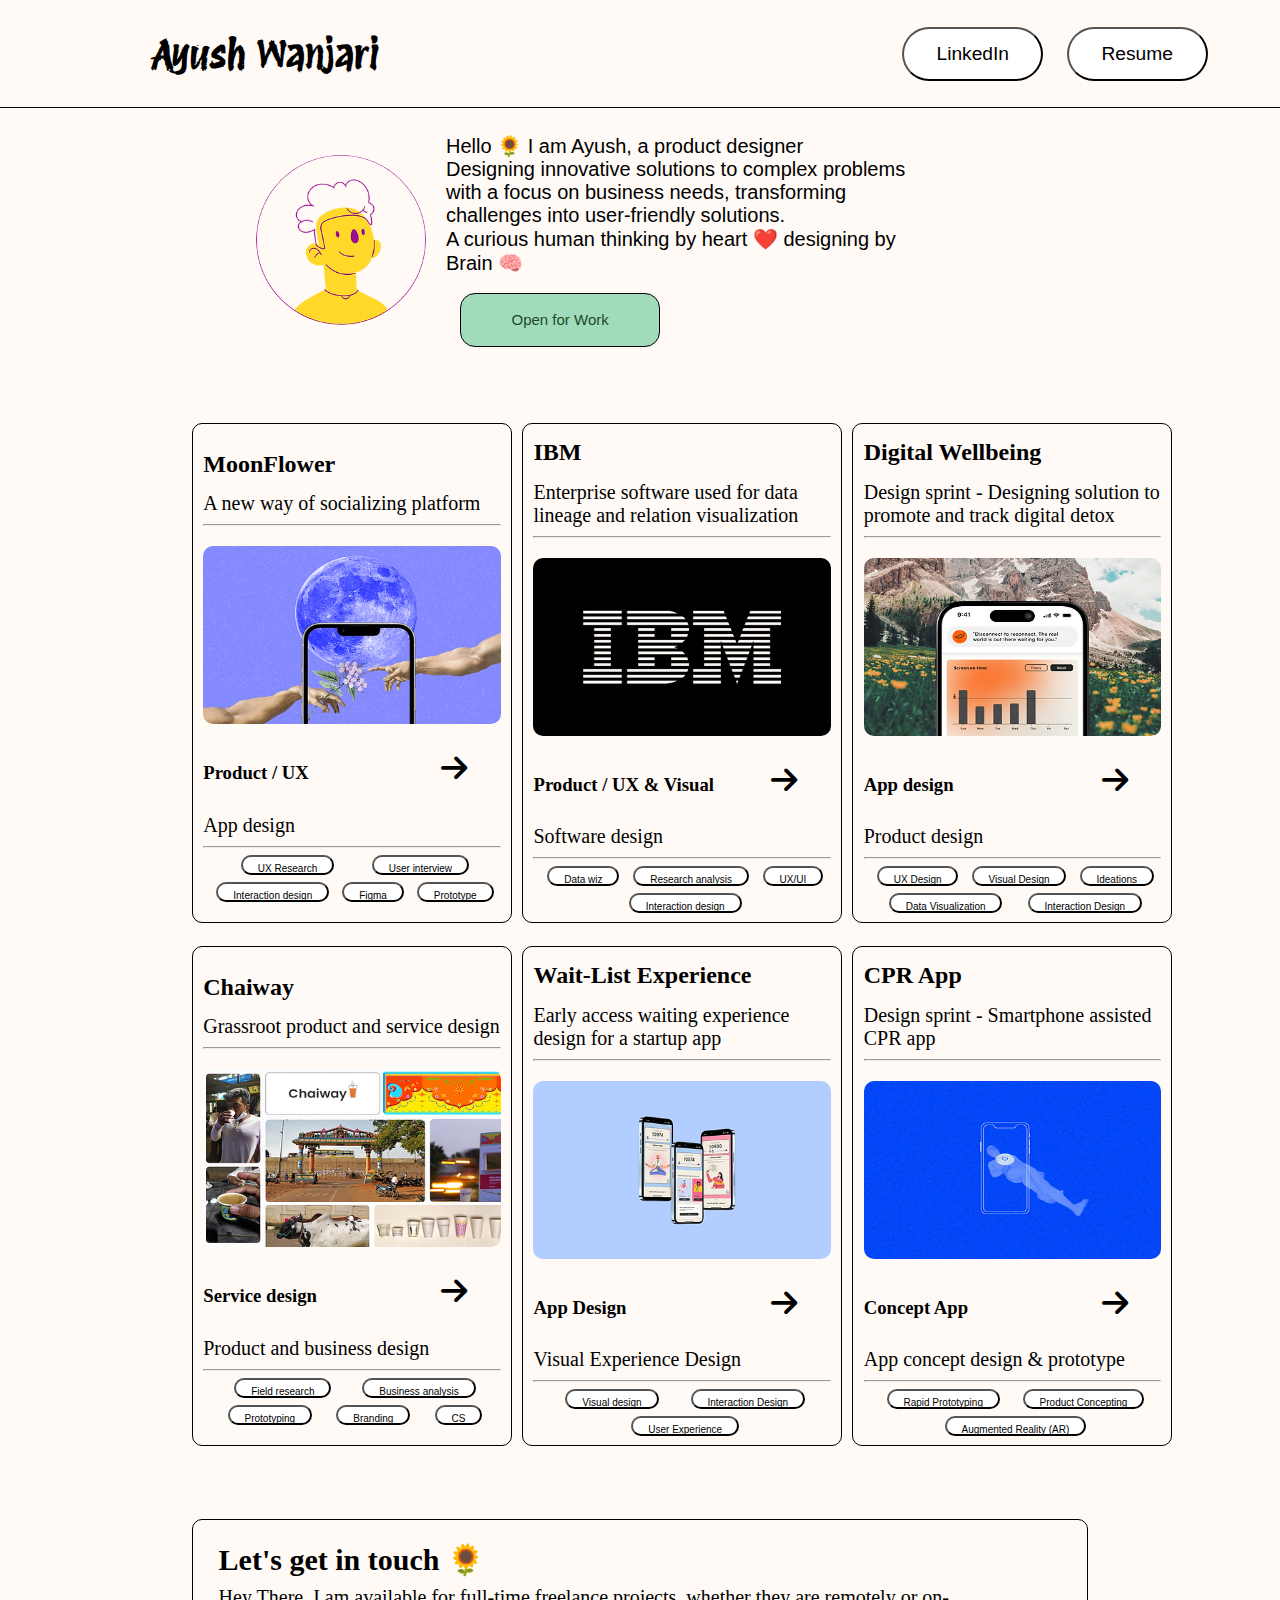
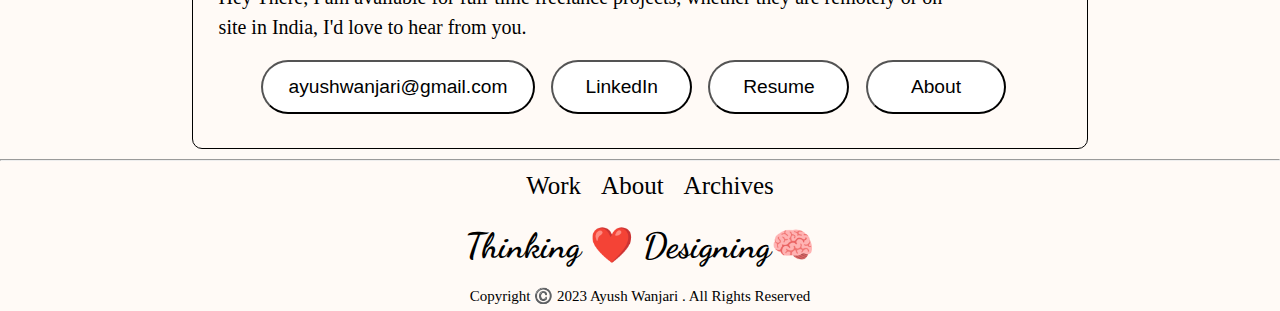
<file: pro/index.html>
<!DOCTYPE html>
<html lang="en">
<head>
    <meta charset="UTF-8">
    <meta name="viewport" content="width=device-width, initial-scale=1.0">
    <title>Document</title>
    <link rel="stylesheet" href="style.css">
    <link rel="stylesheet" href="https://cdnjs.cloudflare.com/ajax/libs/font-awesome/6.5.1/css/all.min.css">
</head>
<body>

    <!-- HEADER SECTION -->
    <nav>
        <div class="text1">
            <h1>Ayush Wanjari</h1>
        </div>
        <button><a href="#"></a>LinkedIn</button>
        <button><a href="#"></a>Resume</button>
    </nav>

    <!-- HERO SECTION -->

    <section id="hero" class="sec">
        <div class="pic1"></div>
        <div class="text2">
            <p>Hello 🌻 I am Ayush, a product designer</p>
            <p>Designing innovative solutions to complex problems with a focus on business needs, transforming challenges into user-friendly solutions.</p>
            <p>A curious human thinking by heart ❤️ designing by Brain 🧠</p>
            <button>Open for Work</button>
        </div>
    </section>

    <!-- BOX SECTION -->
    <section class="box-sec">
        <div class="box one">
            <h2>MoonFlower</h2>
            <p>A new way of socializing platform</p>
            <hr>
            <img src="images/why moon.webp">
            <div class="icon">
                <h3>Product / UX</h3>
                <i class="fa-solid fa-arrow-right"></i>
            </div>
            <p>App design</p>
            <hr>
            <div class="butt4">
                <button>UX Research</button>
                <button>User interview</button>
                <button>Interaction design</button>
                <button>Figma</button>
                <button>Prototype</button>
            </div>
        </div>
        <div class="box two">
            <h2>Chaiway</h2>
            <p>Grassroot product and service design</p>
            <hr>
            <img src="images/front chaiway.webp">
            <div class="icon">
                <h3>Service design</h3>
                <i class="fa-solid fa-arrow-right"></i>
            </div>
            <p>Product and business design</p>
            <hr>
            <div class="butt4">
                <button>Field research</button>
                <button>Business analysis</button>
                <button>Prototyping</button>
                <button>Branding</button>
                <button>CS</button>
            </div>
        </div>
        <div class="box three">
            <h2>IBM</h2>
            <p>Enterprise software used for data lineage and relation visualization</p>
            <hr>
            <img src="images/ibm.webp">
            <div class="icon">
                <h3>Product / UX & Visual</h3><i class="fa-solid fa-arrow-right"></i>
            </div>
            <p>Software design</p>
            <hr>
            <div class="butt4">
                <button>Data wiz</button>
                <button>Research analysis</button>
                <button>UX/UI</button>
                <button>Interaction design</button>
            </div>
        </div>
        <div class="box four">
            <h2>Wait-List Experience</h2>
            <p>Early access waiting experience design for a startup app</p>
            <hr>
            <img src="images/wait list.webp">
            <div class="icon">
                <h3>App Design</h3>
                <i class="fa-solid fa-arrow-right"></i>
            </div>
            <p>Visual Experience Design</p>
            <hr>
            <div class="butt4">
                <button>Visual design</button>
                <button>Interaction Design</button>
                <button>User Experience</button>
            </div>
        </div>
        <div class="box five">
            <h2>Digital Wellbeing</h2>
            <p>Design sprint - Designing solution to promote and track digital detox</p>
            <hr>
            <img src="images/Frame 39.webp">
            <div class="icon">
                <h3>App design</h3>
                <i class="fa-solid fa-arrow-right"></i>
            </div>
            <p>Product design</p>
            <hr>
            <div class="butt4">
                <button>UX Design</button>
                <button>Visual Design</button>
                <button>Ideations</button>
                <button>Data Visualization</button>
                <button>Interaction Design</button>
            </div>
        </div>
        <div class="box six">
            <h2>CPR App</h2>
            <p>Design sprint - Smartphone assisted CPR app</p>
            <hr>
            <img src="images/1.webp">
            <div class="icon">
                <h3>Concept App</h3>
                <i class="fa-solid fa-arrow-right"></i>
            </div>
            <p>App concept design & prototype</p>
            <hr>
            <div class="butt4">
                <button>Rapid Prototyping</button>
                <button>Product Concepting</button>
                <button>Augmented Reality (AR)</button>
            </div>
        </div>
    </section>

    <!-- GET IN TOUCH SECTION -->

    <section class="get-in-touch">
        <div class="text3">
            <h1>Let's get in touch  🌻</h1>
            <p>Hey There, I am available for full-time freelance projects, whether they are remotely or on-site in India, I'd love to hear from you.</p>
            <div class="butt5">
                <button class="hh"><a></a>ayushwanjari@gmail.com</button>
                <button><a href="#"></a>LinkedIn</button>
                <button><a href="#"></a>Resume</button>
                <button><a href="#"></a>About</button>
            </div>
        </div>
    </section>

    <!-- FOOTER -->
    <hr>
    <footer>
        <p class="links">
            <a href="index.html">Work</a> 
            <br>
            <a href="about.html">About</a>
            <br>
            <a href="archive.html">Archives</a>
        </p>
        <h2>Thinking ❤️ Designing🧠</h2>
        <p>Copyright ©️ 2023 Ayush Wanjari . All Rights Reserved</p>

    </footer>
    
</body>
</html>
</file>
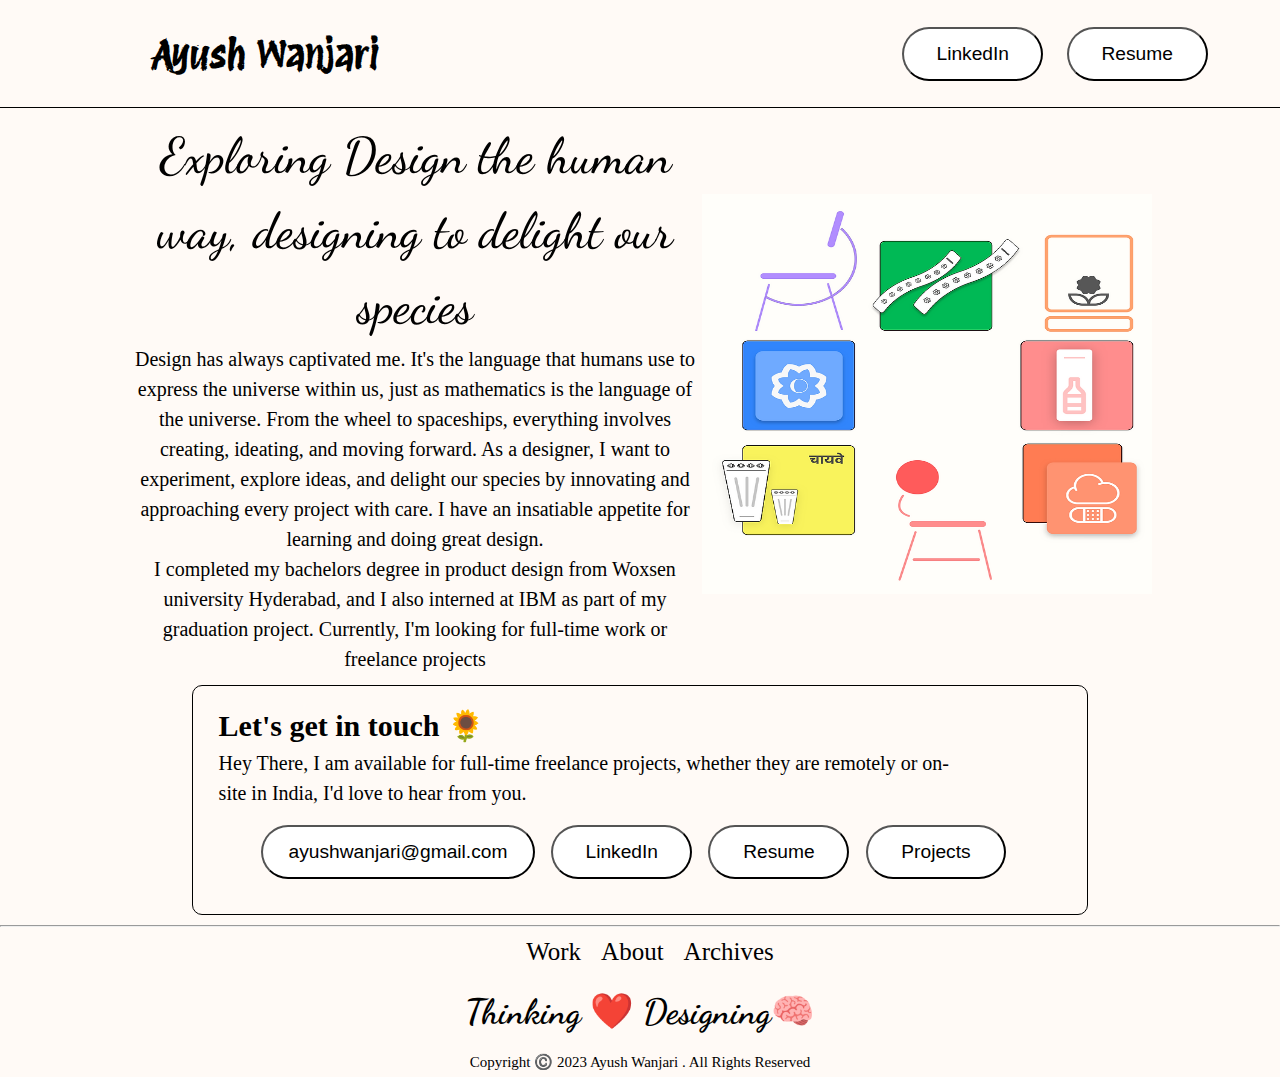
<file: pro/about.html>
<!DOCTYPE html>
<html lang="en">
<head>
    <meta charset="UTF-8">
    <meta name="viewport" content="width=device-width, initial-scale=1.0">
    <title>Document</title>
    <link rel="stylesheet" href="style.css">
</head>
<body>
    <nav>
        <div class="text1">
            <h1>Ayush Wanjari</h1>
        </div>
        <button><a href="#"></a>LinkedIn</button>
        <button><a href="#"></a>Resume</button>
    </nav>


    <section class="about">
        <div class="text4">
            <h1>Exploring Design the human way,
                designing to delight our species</h1>
                <p>Design has always captivated me. It's the language that humans

                    use to express the universe within us, just as mathematics is the language of the universe. From the wheel to spaceships, everything involves creating, ideating, and moving forward.
                    
                    As a designer, I want to experiment, explore ideas, and delight our species by innovating and approaching every project with care. I have an insatiable appetite for learning and doing great design.
                </p>
                    
                <p>
                    <b>I completed my bachelors degree in product design from Woxsen university Hyderabad, and I also interned at IBM as part of my graduation project. Currently, I'm looking for full-time work or freelance projects</b>
                </p>
        </div>
        <div class="outer-image">
            <img src="images/about.webp" class="about-image">
        </div>
    </section>


    
    <section class="get-in-touch">
        <div class="text3">
            <h1>Let's get in touch  🌻</h1>
            <p>Hey There, I am available for full-time freelance projects, whether they are remotely or on-site in India, I'd love to hear from you.</p>
            <div class="butt5">
                <button class="hh"><a></a>ayushwanjari@gmail.com</button>
                <button><a href="#"></a>LinkedIn</button>
                <button><a href="#"></a>Resume</button>
                <button><a href="#"></a>Projects</button>
            </div>
        </div>
    </section>

    <hr>
    <footer>
        <p class="links">
            <a href="index.html">Work</a> 
            <br>
            <a href="about.html">About</a>
            <br>
            <a href="archive.html">Archives</a>
        </p>
        <h2>Thinking ❤️ Designing🧠</h2>
        <p>Copyright ©️ 2023 Ayush Wanjari . All Rights Reserved</p>
    </footer>


    
</body>
</html>
</file>
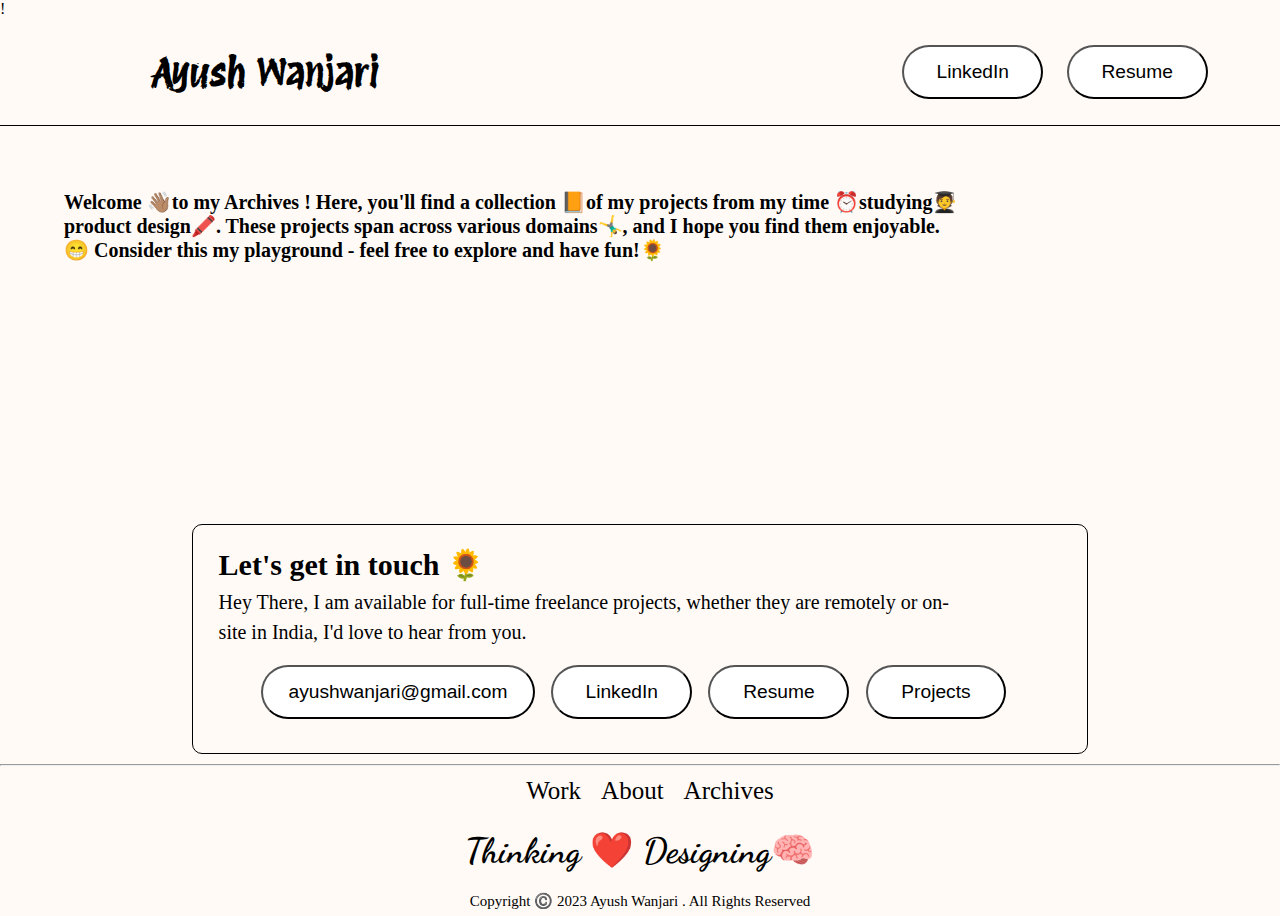
<file: pro/archive.html>
!<!DOCTYPE html>
<html lang="en">
<head>
    <meta charset="UTF-8">
    <meta name="viewport" content="width=device-width, initial-scale=1.0">
    <title>Document</title>
    <link rel="stylesheet" href="style.css">
</head>
<body>
    <nav>
        <div class="text1">
            <h1>Ayush Wanjari</h1>
        </div>
        <button><a href="#"></a>LinkedIn</button>
        <button><a href="#"></a>Resume</button>
    </nav>

    <section class="archive">
        <div class="text5">
            <p>Welcome 👋🏽to my Archives ! Here, you'll find a collection 📙of my projects from my time ⏰studying🧑‍🎓product design🖍️. These projects span across various domains🤸‍♂️, and I hope you find them enjoyable.😁 Consider this my playground - feel free to explore and have fun!🌻
            </p>
        </div>
    </section>


    
    <section class="get-in-touch">
        <div class="text3">
            <h1>Let's get in touch  🌻</h1>
            <p>Hey There, I am available for full-time freelance projects, whether they are remotely or on-site in India, I'd love to hear from you.</p>
            <div class="butt5">
                <button class="hh"><a></a>ayushwanjari@gmail.com</button>
                <button><a href="#"></a>LinkedIn</button>
                <button><a href="#"></a>Resume</button>
                <button><a href="#"></a>Projects</button>
            </div>
        </div>
    </section>

    <hr>
    <footer>
        <p class="links">
            <a href="index.html">Work</a> 
            <br>
            <a href="about.html">About</a>
            <br>
            <a href="archive.html">Archives</a>
        </p>
        <h2>Thinking ❤️ Designing🧠</h2>
        <p>Copyright ©️ 2023 Ayush Wanjari . All Rights Reserved</p>
    </footer>


    
</body>
</html>
</file>
<file: pro/style.css>
@import url('https://fonts.googleapis.com/css2?family=Protest+Revolution&display=swap');
 
 @import url('https://fonts.googleapis.com/css2?family=Dancing+Script&display=swap');
 * {
    background-color: #FFFAF6;
    padding: 0;
    margin: 0;
    box-sizing: border-box;
}

nav {
    height: 12vh;
    border-bottom: 1px solid black;
    display: flex;
    align-items: center;
    justify-content: flex-start; 
    padding-left: 100px;
}

.text1 {
    font-size: 1.5vw;
    font-weight: 400;
    padding: 2vh 4vw;
    margin-right: 38%;
    font-family: 'Protest Revolution', sans-serif;
}
.text1:hover {
    font-size: 1.8vw;
    cursor: pointer;
}

button {
    width: 11vw;
    height: 6vh; 
    background: white;
    padding: 1vh 2vw;
    border-radius: 30px;
    font-size: 1.5vw;
    margin-left: 2%;
}
button:hover {
    background-color: peachpuff;
    cursor: pointer;
}


/* HERO SECTION */

.sec {
    height: 200px; 
    width: 70%; 
    margin: 70px auto; 
    display: flex;
    flex-wrap: wrap;
    justify-content: center;
    align-items: center;
    color: black;
    margin: 2% 20%;
}

.pic1 {
    background-image: url(images/aayush.webp);
    background-repeat: no-repeat;
    box-sizing: border-box;
    background-size: cover;
    height: 170px;
    width: 170px;
    border-radius: 50%;
    margin-right: 20px;
}

.text2 {
    flex: 1; 
}

.text2 p {
    font-family: 'Franklin Gothic Medium', 'Arial Narrow', Arial, sans-serif;
    font-weight: 500;
    font-size: 20px;
    flex-wrap: wrap;
    padding-right: 30%;
}

.text2 button {
    width: 200px;
    border-radius: 15px;
    background-color: rgba(125, 209, 167, 0.733);
    font-size: 15px;
    color: #1e4b27;
    border: 1px solid black;
    margin-top: 2vh;
    display: inline-block;
}

.text2 button:hover {
    cursor: pointer;
    background-color: rgba(163, 227, 176, 0.5);
}

/* BOX SECTION */ 

.box-sec {
    height: 1150px;
    width: 70%;
    display: flex;
    flex-direction: column;
    padding: 0 15%;
    flex-wrap: wrap;
    justify-content: center;
    align-items: center;
    gap: 2%;
}
.box {
    height: 500px;
    width: 320px;
    display: flex;
    flex-direction: column;
    align-items: left;
    justify-content: center;
    border-radius: 10px;
    background: none;
    border: 1px solid black;
    text-align: left;
    padding-left: 2%;
    padding-right: 2%;
}
.box h2 {
    padding-top: 7px;
    padding-bottom: 5%;
}
.box p {
    font-size: 20px;
    padding-bottom: 3%;
}
.box img {
    height: 178px;
    width: 278;
    border-radius: 10px;
    margin: 20px 0;
}
.box img:hover {
    height: 188px;
    width: 290;
    cursor: pointer;
}
.box .icon {
    display: flex;
    flex-direction: row;
    padding-top: 3%;
    padding-bottom: 5%;
}
.box .icon i:hover {
    font-size: 40px;
    font-weight: larger;
    cursor: pointer;
}
.box .icon h3 {
    width: 80%;
    padding-top: 3%;
    padding-bottom: 5%;
}
.icon i {
    font-size: 30px;
}

.butt4 {
    display: flex;
    align-items: center;
    flex-direction: row;
    justify-content: space-evenly;
    flex-wrap: wrap;
}
.butt4 button {
    width: auto;
    height: 20px;
    font-size: 10px;
    background-color: white;
    font-weight: 100;
    padding: 2% 5%;
    margin-top: 7px;
}

/* GET IN TOUCH SECTION */

.text3 {
    display: flex;
    align-items: left;
    justify-content: center;
    flex-direction: column;
    width: 70%;
    height: 230px;
    margin: 10px auto;
    background: none;
    border: 1px solid black;
    border-radius: 10px;
    line-height: 1.5;
    padding-left: 2%;
}

.text3 h1 {
    font-size: 30px;
}

.text3 p {
    padding-right: 15%; 
    font-size: 20px;
    font-weight: 500;
}

.butt5 {
    display: flex;
    flex-wrap: wrap; 
    justify-content: left;
    align-items: center;
    font-size: 10px;
    width: 100%;
    padding: 2% 3%;
    text-align: left;
}

.butt5 .hh {
    width: auto;
    min-width: 200px; 
    white-space: nowrap; 
}

/* FOOTER */

footer {
    display: flex;
    align-items: center;
    justify-content: center;
    flex-direction: column;
    line-height: 2;
    text-align: center;
    height: 150px;
}
.links {
    display: flex;
    align-items: center;
    justify-content: center;
    flex-direction: row;
    background: none;
    border: none;
    font-size: 25px;
}
.links a {
    margin-left: 20px;
    text-decoration: none;
    color: black;
}
.links a:hover {
    font-size: 26px;
    font-weight: larger;
    cursor: pointer;
}
footer h2 {
    font-size: 35px;
    font-family: 'Dancing Script', cursive;
}
footer p {
    font-size: 15px;
}

/* ABOUT Page */

.about {
    height: 500px;
    width: auto;
    margin: 3% 10%;
    display: flex;
    justify-content: space-evenly;
    align-items: center;
    flex-direction: row;
    color: black;
}
 .about img {
    height: 400px;
    width: 450px;
} 
.text4 {
  height: 400px;
  width: 60%;
  text-align: center;
  display: flex;
  align-items: center;
  justify-content: center;
  line-height: 1.5;
  flex-direction: column;
}
.text4 h1 {
    font-family: 'Dancing Script', cursive;
    font-size: 50px;
    font-weight: 500;
  }
.text4 p {
    font-size: 20px;
    font-weight: 100;
  }

.text5 {
    height: 30%;
    width: 70%;
    margin: 5%;
}
.text5 p {
    font-size: 20px;
    font-weight: 550;
}
</file>
